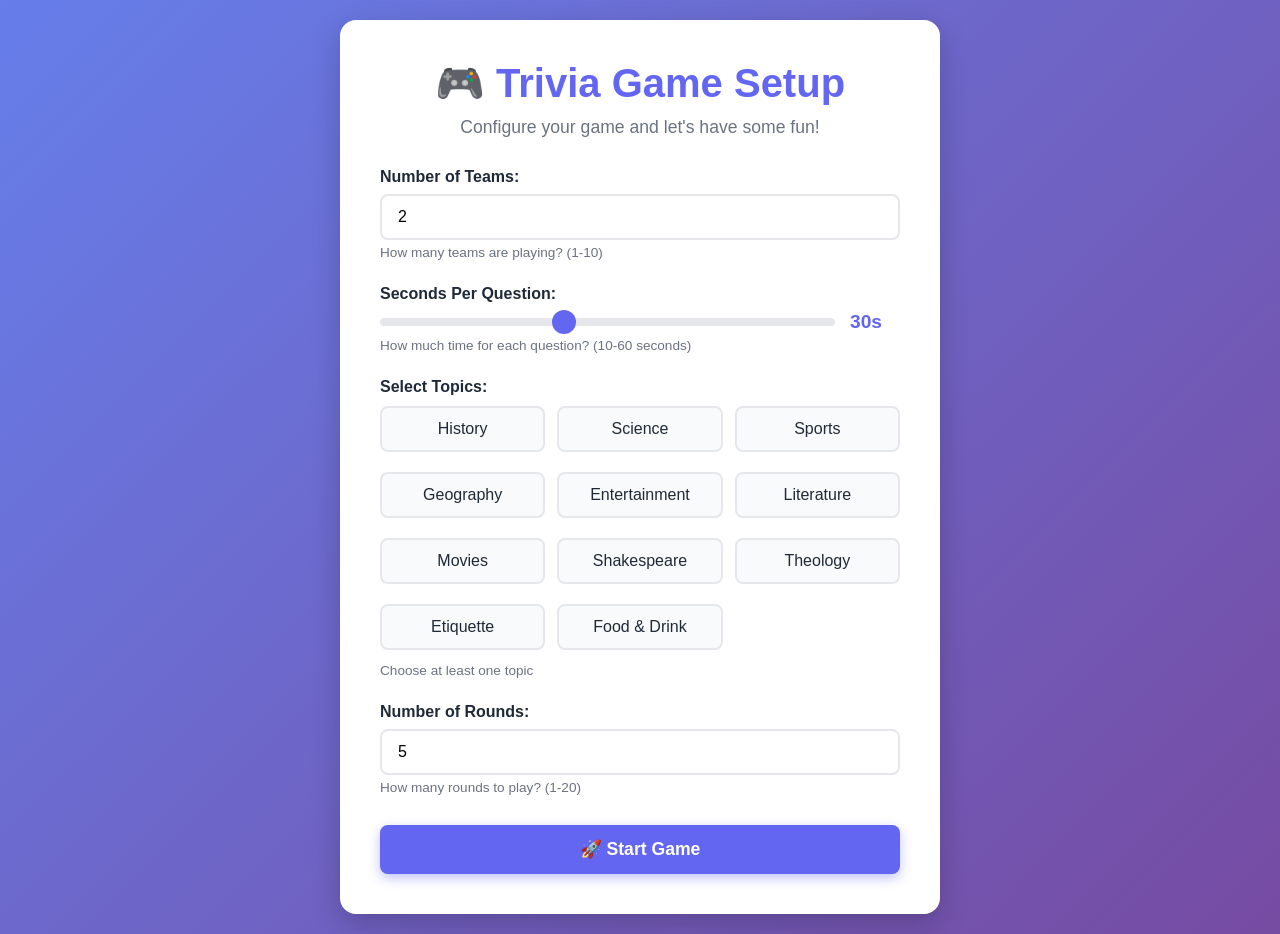
<file: index.html>
<!DOCTYPE html>
<html lang="en">
<head>
    <meta charset="UTF-8">
    <meta name="viewport" content="width=device-width, initial-scale=1.0">
    <title>Trivia Game - Setup</title>
    <link rel="stylesheet" href="styles.css">
</head>
<body>
    <div class="container">
        <div class="setup-card">
            <h1 class="title">🎮 Trivia Game Setup</h1>
            <p class="subtitle">Configure your game and let's have some fun!</p>
            
            <form id="setupForm">
                <div class="form-group">
                    <label for="numTeams">Number of Teams:</label>
                    <input type="number" id="numTeams" name="numTeams" min="1" max="10" value="2" required>
                    <small>How many teams are playing? (1-10)</small>
                </div>

                <div class="form-group">
                    <label for="secondsPerQuestion">Seconds Per Question:</label>
                    <div class="slider-container">
                        <input type="range" id="secondsPerQuestion" name="secondsPerQuestion" 
                               min="10" max="60" value="30" step="5">
                        <span id="secondsDisplay" class="slider-value">30s</span>
                    </div>
                    <small>How much time for each question? (10-60 seconds)</small>
                </div>

                <div class="form-group">
                    <label>Select Topics:</label>
                    <div id="topicsContainer" class="topics-grid">
                        <!-- Topics will be loaded dynamically -->
                    </div>
                    <small>Choose at least one topic</small>
                </div>

                <div class="form-group">
                    <label for="numRounds">Number of Rounds:</label>
                    <input type="number" id="numRounds" name="numRounds" min="1" max="20" value="5" required>
                    <small>How many rounds to play? (1-20)</small>
                </div>

                <div class="form-actions">
                    <button type="submit" class="btn btn-primary">
                        🚀 Start Game
                    </button>
                </div>
            </form>
        </div>
    </div>

    <script src="setup.js"></script>
</body>
</html>
</file>
<file: styles.css>
/* ==================== GLOBAL STYLES ==================== */
:root {
    --primary-color: #6366f1;
    --primary-dark: #4f46e5;
    --secondary-color: #ec4899;
    --success-color: #10b981;
    --danger-color: #ef4444;
    --warning-color: #f59e0b;
    --background: linear-gradient(135deg, #667eea 0%, #764ba2 100%);
    --card-bg: #ffffff;
    --text-primary: #1f2937;
    --text-secondary: #6b7280;
    --border-radius: 16px;
    --shadow: 0 10px 30px rgba(0, 0, 0, 0.2);
    --shadow-hover: 0 15px 40px rgba(0, 0, 0, 0.3);
}

* {
    margin: 0;
    padding: 0;
    box-sizing: border-box;
}

body {
    font-family: 'Segoe UI', Tahoma, Geneva, Verdana, sans-serif;
    background: var(--background);
    min-height: 100vh;
    display: flex;
    align-items: center;
    justify-content: center;
    padding: 20px;
    color: var(--text-primary);
}

.container {
    width: 100%;
    max-width: 600px;
    animation: fadeIn 0.5s ease-in;
}

/* ==================== ANIMATIONS ==================== */
@keyframes fadeIn {
    from {
        opacity: 0;
        transform: translateY(20px);
    }
    to {
        opacity: 1;
        transform: translateY(0);
    }
}

@keyframes pulse {
    0%, 100% {
        transform: scale(1);
    }
    50% {
        transform: scale(1.05);
    }
}

@keyframes bounce {
    0%, 100% {
        transform: translateY(0);
    }
    50% {
        transform: translateY(-10px);
    }
}

@keyframes spin {
    from {
        transform: rotate(0deg);
    }
    to {
        transform: rotate(360deg);
    }
}

/* ==================== CARD STYLES ==================== */
.setup-card,
.results-card {
    background: var(--card-bg);
    border-radius: var(--border-radius);
    box-shadow: var(--shadow);
    padding: 40px;
    animation: fadeIn 0.5s ease-in;
}

.title {
    font-size: 2.5rem;
    text-align: center;
    color: var(--primary-color);
    margin-bottom: 10px;
    font-weight: 700;
}

.subtitle {
    text-align: center;
    color: var(--text-secondary);
    font-size: 1.1rem;
    margin-bottom: 30px;
}

/* ==================== FORM STYLES ==================== */
.form-group {
    margin-bottom: 25px;
}

.form-group label {
    display: block;
    font-weight: 600;
    color: var(--text-primary);
    margin-bottom: 8px;
    font-size: 1rem;
}

.form-group small {
    display: block;
    color: var(--text-secondary);
    font-size: 0.85rem;
    margin-top: 5px;
}

input[type="number"],
input[type="text"] {
    width: 100%;
    padding: 12px 16px;
    border: 2px solid #e5e7eb;
    border-radius: 8px;
    font-size: 1rem;
    transition: all 0.3s ease;
}

input[type="number"]:focus,
input[type="text"]:focus {
    outline: none;
    border-color: var(--primary-color);
    box-shadow: 0 0 0 3px rgba(99, 102, 241, 0.1);
}

/* ==================== SLIDER STYLES ==================== */
.slider-container {
    display: flex;
    align-items: center;
    gap: 15px;
}

input[type="range"] {
    flex: 1;
    height: 8px;
    border-radius: 5px;
    background: #e5e7eb;
    outline: none;
    -webkit-appearance: none;
}

input[type="range"]::-webkit-slider-thumb {
    -webkit-appearance: none;
    appearance: none;
    width: 24px;
    height: 24px;
    border-radius: 50%;
    background: var(--primary-color);
    cursor: pointer;
    transition: all 0.3s ease;
}

input[type="range"]::-webkit-slider-thumb:hover {
    background: var(--primary-dark);
    transform: scale(1.2);
}

input[type="range"]::-moz-range-thumb {
    width: 24px;
    height: 24px;
    border-radius: 50%;
    background: var(--primary-color);
    cursor: pointer;
    border: none;
}

.slider-value {
    min-width: 50px;
    font-weight: 700;
    color: var(--primary-color);
    font-size: 1.2rem;
}

/* ==================== TOPICS GRID ==================== */
.topics-grid {
    display: grid;
    grid-template-columns: repeat(auto-fill, minmax(140px, 1fr));
    gap: 12px;
    margin-top: 10px;
}

.topic-checkbox {
    position: relative;
}

.topic-checkbox input[type="checkbox"] {
    position: absolute;
    opacity: 0;
}

.topic-checkbox label {
    display: block;
    padding: 12px 16px;
    border: 2px solid #e5e7eb;
    border-radius: 8px;
    text-align: center;
    cursor: pointer;
    transition: all 0.3s ease;
    font-weight: 500;
    background: #f9fafb;
}

.topic-checkbox input[type="checkbox"]:checked + label {
    background: var(--primary-color);
    color: white;
    border-color: var(--primary-color);
    transform: scale(1.05);
}

.topic-checkbox label:hover {
    border-color: var(--primary-color);
    transform: translateY(-2px);
}

/* ==================== BUTTONS ==================== */
.btn {
    padding: 14px 28px;
    border: none;
    border-radius: 8px;
    font-size: 1.1rem;
    font-weight: 600;
    cursor: pointer;
    transition: all 0.3s ease;
    display: inline-flex;
    align-items: center;
    justify-content: center;
    gap: 8px;
}

.btn-primary {
    background: var(--primary-color);
    color: white;
    box-shadow: 0 4px 12px rgba(99, 102, 241, 0.4);
}

.btn-primary:hover {
    background: var(--primary-dark);
    transform: translateY(-2px);
    box-shadow: 0 6px 16px rgba(99, 102, 241, 0.5);
}

.btn-secondary {
    background: var(--text-secondary);
    color: white;
}

.btn-secondary:hover {
    background: #4b5563;
    transform: translateY(-2px);
}

.btn-success {
    background: var(--success-color);
    color: white;
    flex: 1;
}

.btn-success:hover {
    background: #059669;
    transform: translateY(-2px);
}

.btn-danger {
    background: var(--danger-color);
    color: white;
    flex: 1;
}

.btn-danger:hover {
    background: #dc2626;
    transform: translateY(-2px);
}

.btn:active {
    transform: translateY(0);
}

.form-actions {
    margin-top: 30px;
    text-align: center;
}

.form-actions .btn {
    width: 100%;
}

/* ==================== GAME STYLES ==================== */
.game-container {
    width: 100%;
    max-width: 800px;
    margin: 0 auto;
    padding: 20px;
}

.game-header {
    background: var(--card-bg);
    border-radius: var(--border-radius);
    padding: 20px;
    margin-bottom: 20px;
    box-shadow: var(--shadow);
}

.game-info {
    display: flex;
    justify-content: space-between;
    align-items: center;
    flex-wrap: wrap;
    gap: 15px;
    font-size: 1.1rem;
}

.round-info,
.team-info {
    font-weight: 600;
    color: var(--text-primary);
}

.team-info strong {
    color: var(--primary-color);
    font-size: 1.2rem;
}

/* ==================== SCOREBOARD ==================== */
.scoreboard {
    display: grid;
    grid-template-columns: repeat(auto-fit, minmax(150px, 1fr));
    gap: 15px;
    margin-bottom: 20px;
}

.score-item {
    background: var(--card-bg);
    border-radius: 12px;
    padding: 15px;
    text-align: center;
    box-shadow: 0 4px 12px rgba(0, 0, 0, 0.1);
    transition: all 0.3s ease;
}

.score-item.active {
    border: 3px solid var(--primary-color);
    box-shadow: 0 6px 20px rgba(99, 102, 241, 0.3);
    animation: pulse 1.5s infinite;
}

.score-team-name {
    font-size: 0.9rem;
    color: var(--text-secondary);
    margin-bottom: 5px;
}

.score-value {
    font-size: 2rem;
    font-weight: 700;
    color: var(--primary-color);
}

/* ==================== QUESTION CARD ==================== */
.question-card {
    background: var(--card-bg);
    border-radius: var(--border-radius);
    padding: 40px;
    box-shadow: var(--shadow);
    position: relative;
}

/* ==================== TIMER ==================== */
.timer-container {
    position: absolute;
    top: -40px;
    right: 30px;
    width: 100px;
    height: 100px;
}

.timer-circle {
    width: 100px;
    height: 100px;
    transform: rotate(-90deg);
}

.timer-bg {
    fill: none;
    stroke: #e5e7eb;
    stroke-width: 8;
}

.timer-progress {
    fill: none;
    stroke: var(--primary-color);
    stroke-width: 8;
    stroke-linecap: round;
    stroke-dasharray: 283;
    stroke-dashoffset: 0;
    transition: stroke-dashoffset 1s linear, stroke 0.3s;
}

.timer-progress.warning {
    stroke: var(--warning-color);
}

.timer-progress.danger {
    stroke: var(--danger-color);
}

.timer-text {
    position: absolute;
    top: 50%;
    left: 50%;
    transform: translate(-50%, -50%);
    font-size: 1.8rem;
    font-weight: 700;
    color: var(--primary-color);
}

/* ==================== QUESTION CONTENT ==================== */
.question-label {
    font-size: 1.2rem;
    color: var(--text-secondary);
    margin-bottom: 15px;
}

.question-text {
    font-size: 1.5rem;
    font-weight: 600;
    color: var(--text-primary);
    line-height: 1.6;
    margin-bottom: 30px;
    min-height: 80px;
}

/* ==================== ANSWER SECTION ==================== */
.answer-section {
    background: #f0fdf4;
    border-left: 4px solid var(--success-color);
    padding: 20px;
    border-radius: 8px;
    margin-bottom: 25px;
    animation: fadeIn 0.5s ease-in;
}

.answer-label {
    font-size: 1rem;
    color: var(--success-color);
    margin-bottom: 10px;
    font-weight: 600;
}

.answer-text {
    font-size: 1.2rem;
    color: var(--text-primary);
    line-height: 1.5;
}

/* ==================== GAME ACTIONS ==================== */
.game-actions {
    display: flex;
    flex-direction: column;
    gap: 15px;
}

.scoring-buttons {
    display: flex;
    gap: 15px;
    animation: fadeIn 0.5s ease-in;
}

/* ==================== TOPIC BADGE ==================== */
.topic-badge {
    position: fixed;
    bottom: 20px;
    right: 20px;
    background: var(--secondary-color);
    color: white;
    padding: 10px 20px;
    border-radius: 20px;
    font-weight: 600;
    box-shadow: 0 4px 12px rgba(236, 72, 153, 0.4);
    animation: fadeIn 0.5s ease-in;
}

/* ==================== RESULTS STYLES ==================== */
.podium {
    display: flex;
    justify-content: center;
    align-items: flex-end;
    gap: 20px;
    margin: 40px 0;
    min-height: 200px;
}

.podium-place {
    display: flex;
    flex-direction: column;
    align-items: center;
    gap: 10px;
}

.podium-block {
    background: linear-gradient(135deg, var(--primary-color), var(--secondary-color));
    border-radius: 12px 12px 0 0;
    padding: 20px;
    display: flex;
    flex-direction: column;
    align-items: center;
    justify-content: flex-end;
    min-width: 120px;
    position: relative;
}

.podium-place:nth-child(1) .podium-block {
    height: 180px;
    background: linear-gradient(135deg, #fbbf24, #f59e0b);
    animation: bounce 1s ease-in-out;
}

.podium-place:nth-child(2) .podium-block {
    height: 140px;
    background: linear-gradient(135deg, #d1d5db, #9ca3af);
}

.podium-place:nth-child(3) .podium-block {
    height: 100px;
    background: linear-gradient(135deg, #fb923c, #f97316);
}

.podium-position {
    font-size: 3rem;
    font-weight: 700;
    color: white;
    text-shadow: 2px 2px 4px rgba(0, 0, 0, 0.3);
}

.podium-info {
    text-align: center;
    margin-top: 10px;
}

.podium-team {
    font-weight: 700;
    font-size: 1.1rem;
    color: var(--text-primary);
}

.podium-score {
    font-size: 0.9rem;
    color: var(--text-secondary);
}

.scoreboard-final {
    margin: 30px 0;
}

.final-score-item {
    display: flex;
    justify-content: space-between;
    align-items: center;
    padding: 15px 20px;
    background: #f9fafb;
    border-radius: 8px;
    margin-bottom: 10px;
    border-left: 4px solid var(--primary-color);
}

.final-score-item:first-child {
    background: #fef3c7;
    border-left-color: #f59e0b;
}

.final-team {
    font-weight: 600;
    font-size: 1.1rem;
}

.final-score {
    font-size: 1.5rem;
    font-weight: 700;
    color: var(--primary-color);
}

.results-actions {
    display: flex;
    gap: 15px;
    margin-top: 30px;
}

.results-actions .btn {
    flex: 1;
}

/* ==================== RESPONSIVE DESIGN ==================== */
@media (max-width: 768px) {
    .title {
        font-size: 2rem;
    }

    .setup-card,
    .results-card {
        padding: 25px;
    }

    .question-card {
        padding: 30px 20px;
    }

    .timer-container {
        position: static;
        margin: 0 auto 20px;
    }

    .topics-grid {
        grid-template-columns: repeat(auto-fill, minmax(120px, 1fr));
    }

    .scoreboard {
        grid-template-columns: repeat(auto-fit, minmax(120px, 1fr));
    }

    .podium {
        gap: 10px;
    }

    .podium-block {
        min-width: 90px;
    }

    .results-actions {
        flex-direction: column;
    }

    .topic-badge {
        position: static;
        margin-top: 20px;
        text-align: center;
    }
}
</file>
